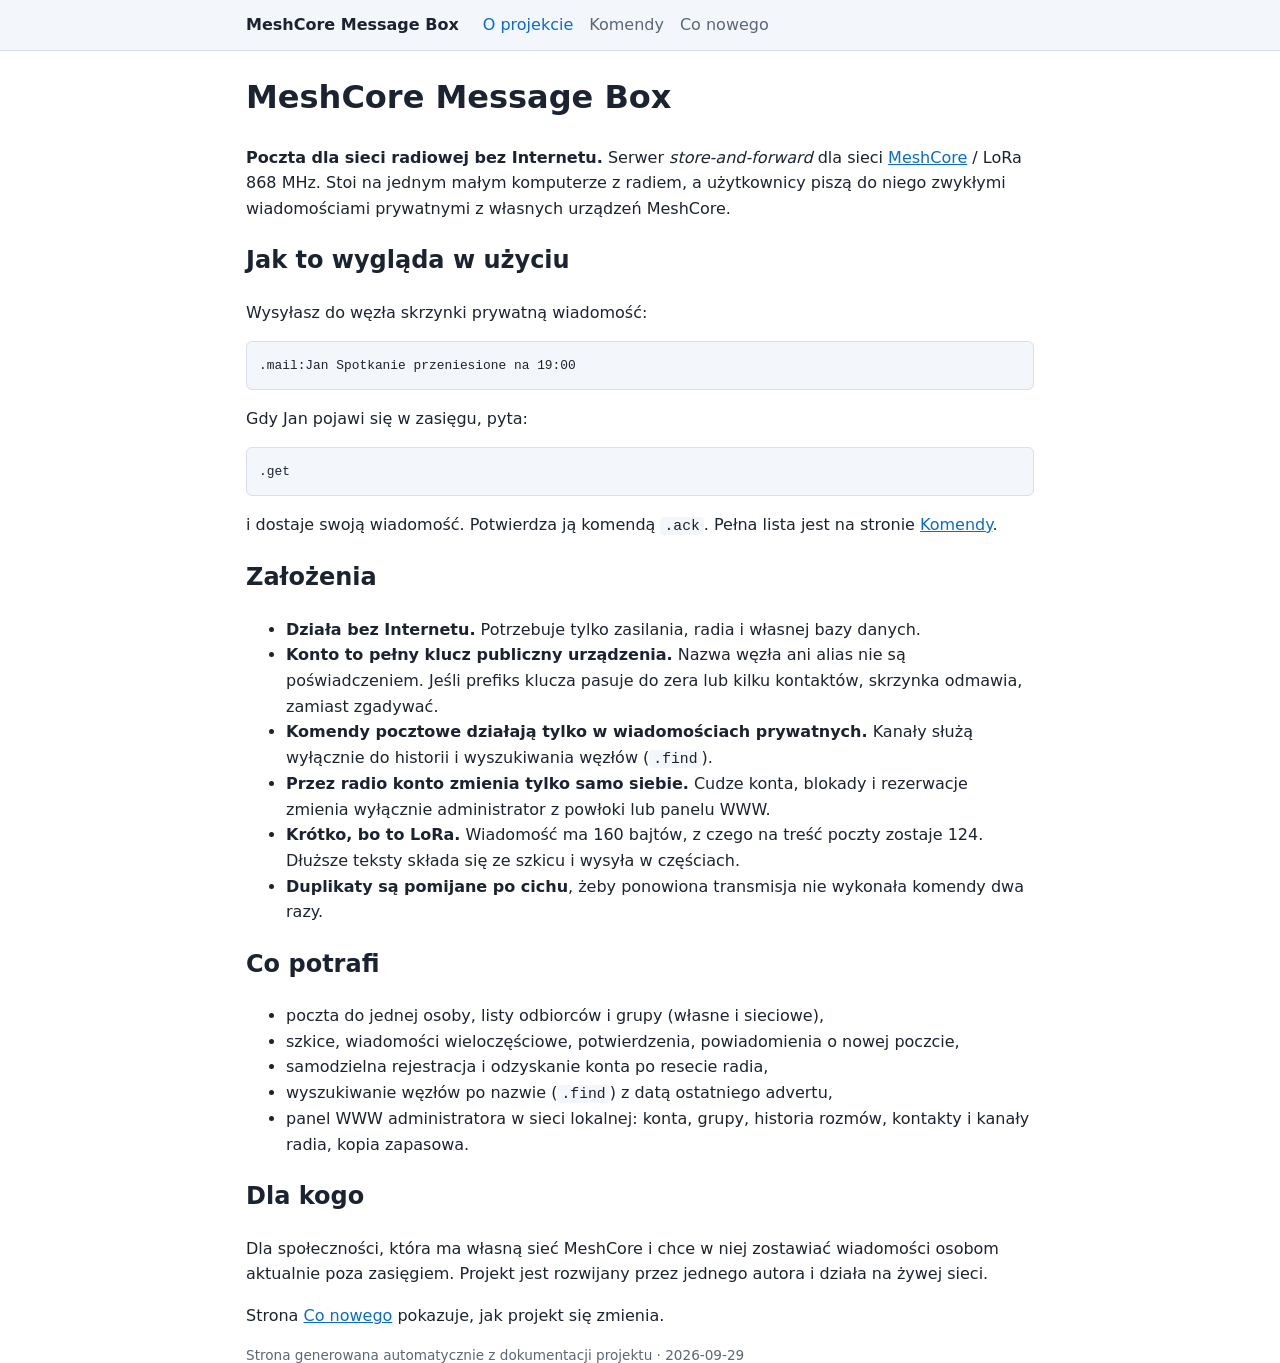
<file: docs/index.html>
<!doctype html>
<html lang="pl"><head><meta charset="utf-8">
<meta name="viewport" content="width=device-width,initial-scale=1">
<title>O projekcie — MeshCore Message Box</title>
<link rel="stylesheet" href="style.css"></head>
<body><header><div class="wrap"><a class="brand" href="index.html">MeshCore Message Box</a>
<nav><a href="index.html" class=on>O projekcie</a><a href="komendy.html">Komendy</a><a href="zmiany.html">Co nowego</a></nav></div></header>
<main class="wrap"><h1>MeshCore Message Box</h1>
<p><strong>Poczta dla sieci radiowej bez Internetu.</strong> Serwer <em>store-and-forward</em> dla sieci
<a href="https://meshcore.io">MeshCore</a> / LoRa 868 MHz. Stoi na jednym małym komputerze z radiem, a użytkownicy
piszą do niego zwykłymi wiadomościami prywatnymi z własnych urządzeń MeshCore.</p>

<h2>Jak to wygląda w użyciu</h2>
<p>Wysyłasz do węzła skrzynki prywatną wiadomość:</p>
<pre><code>.mail:Jan Spotkanie przeniesione na 19:00</code></pre>
<p>Gdy Jan pojawi się w zasięgu, pyta:</p>
<pre><code>.get</code></pre>
<p>i dostaje swoją wiadomość. Potwierdza ją komendą <code>.ack</code>. Pełna lista jest na stronie
<a href="komendy.html">Komendy</a>.</p>

<h2>Założenia</h2>
<ul>
<li><strong>Działa bez Internetu.</strong> Potrzebuje tylko zasilania, radia i własnej bazy danych.</li>
<li><strong>Konto to pełny klucz publiczny urządzenia.</strong> Nazwa węzła ani alias nie są poświadczeniem.
Jeśli prefiks klucza pasuje do zera lub kilku kontaktów, skrzynka odmawia, zamiast zgadywać.</li>
<li><strong>Komendy pocztowe działają tylko w wiadomościach prywatnych.</strong> Kanały służą wyłącznie do
historii i wyszukiwania węzłów (<code>.find</code>).</li>
<li><strong>Przez radio konto zmienia tylko samo siebie.</strong> Cudze konta, blokady i rezerwacje
zmienia wyłącznie administrator z powłoki lub panelu WWW.</li>
<li><strong>Krótko, bo to LoRa.</strong> Wiadomość ma 160 bajtów, z czego na treść poczty zostaje 124.
Dłuższe teksty składa się ze szkicu i wysyła w częściach.</li>
<li><strong>Duplikaty są pomijane po cichu</strong>, żeby ponowiona transmisja nie wykonała komendy dwa razy.</li>
</ul>

<h2>Co potrafi</h2>
<ul>
<li>poczta do jednej osoby, listy odbiorców i grupy (własne i sieciowe),</li>
<li>szkice, wiadomości wieloczęściowe, potwierdzenia, powiadomienia o nowej poczcie,</li>
<li>samodzielna rejestracja i odzyskanie konta po resecie radia,</li>
<li>wyszukiwanie węzłów po nazwie (<code>.find</code>) z datą ostatniego advertu,</li>
<li>panel WWW administratora w sieci lokalnej: konta, grupy, historia rozmów, kontakty i kanały radia, kopia zapasowa.</li>
</ul>

<h2>Dla kogo</h2>
<p>Dla społeczności, która ma własną sieć MeshCore i chce w niej zostawiać wiadomości osobom
aktualnie poza zasięgiem. Projekt jest rozwijany przez jednego autora i działa na żywej sieci.</p>

<p>Strona <a href="zmiany.html">Co nowego</a> pokazuje, jak projekt się zmienia.</p>
</main>
<footer class="wrap">Strona generowana automatycznie z dokumentacji projektu · 2026-09-29</footer>
</body></html>
</file>
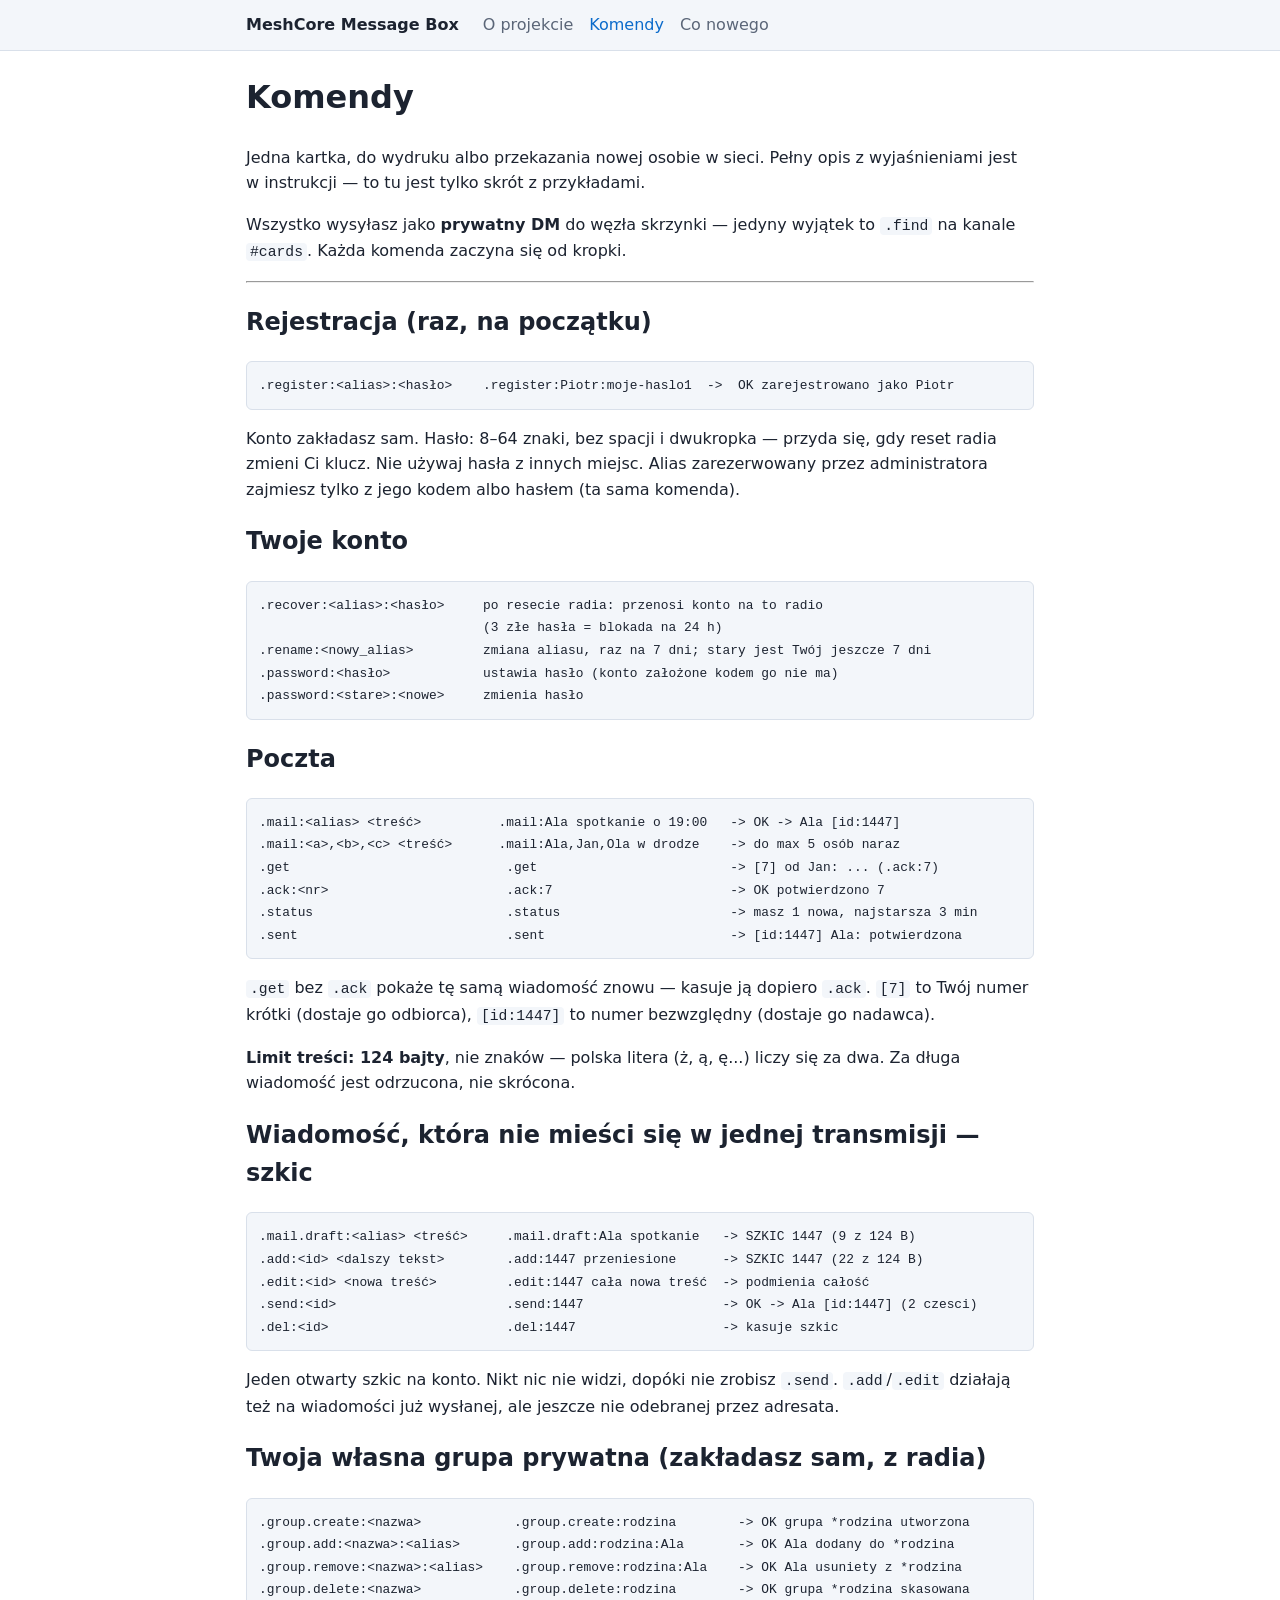
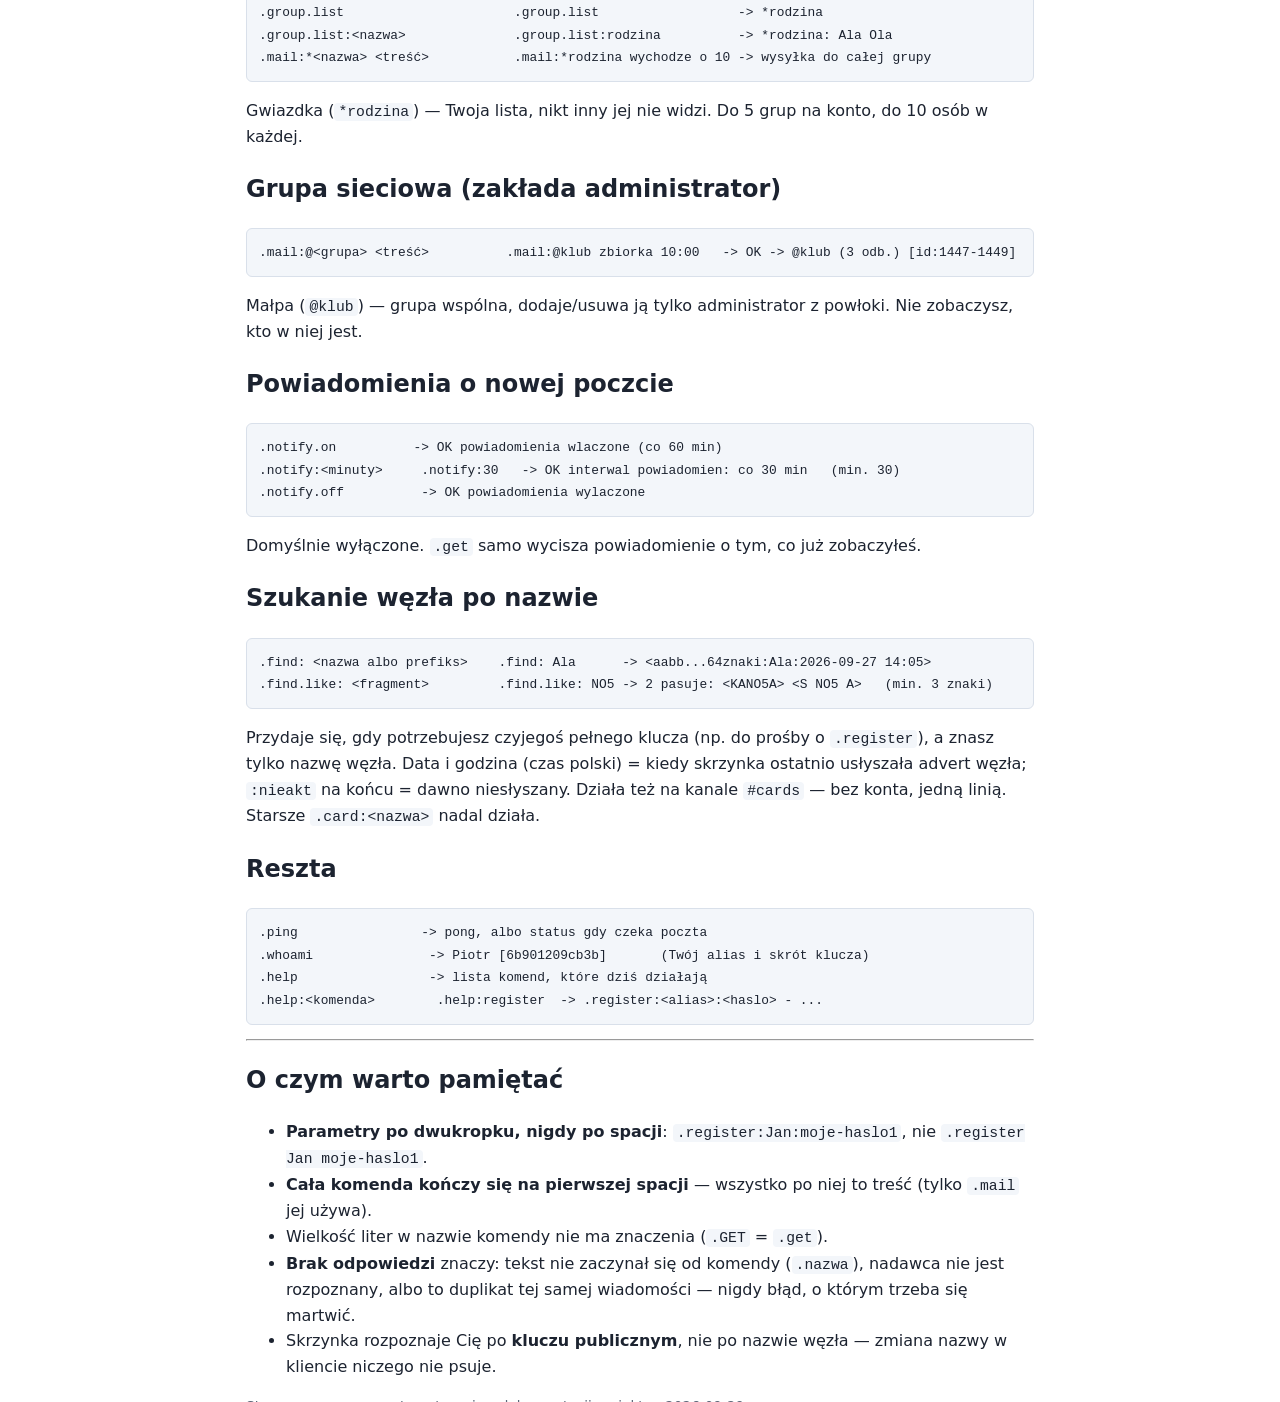
<file: docs/komendy.html>
<!doctype html>
<html lang="pl"><head><meta charset="utf-8">
<meta name="viewport" content="width=device-width,initial-scale=1">
<title>Komendy — MeshCore Message Box</title>
<link rel="stylesheet" href="style.css"></head>
<body><header><div class="wrap"><a class="brand" href="index.html">MeshCore Message Box</a>
<nav><a href="index.html">O projekcie</a><a href="komendy.html" class=on>Komendy</a><a href="zmiany.html">Co nowego</a></nav></div></header>
<main class="wrap"><h1>Komendy</h1><p>Jedna kartka, do wydruku albo przekazania nowej osobie w sieci. Pełny opis
z wyjaśnieniami jest w instrukcji — to tu jest tylko
skrót z przykładami.</p>
<p>Wszystko wysyłasz jako <strong>prywatny DM</strong> do węzła skrzynki — jedyny wyjątek to
<code>.find</code> na kanale <code>#cards</code>. Każda komenda zaczyna się od kropki.</p>
<hr />
<h2>Rejestracja (raz, na początku)</h2>
<pre><code>.register:&lt;alias&gt;:&lt;hasło&gt;    .register:Piotr:moje-haslo1  -&gt;  OK zarejestrowano jako Piotr
</code></pre>
<p>Konto zakładasz sam. Hasło: 8–64 znaki, bez spacji i dwukropka — przyda się,
gdy reset radia zmieni Ci klucz. Nie używaj hasła z innych miejsc. Alias
zarezerwowany przez administratora zajmiesz tylko z jego kodem albo hasłem
(ta sama komenda).</p>
<h2>Twoje konto</h2>
<pre><code>.recover:&lt;alias&gt;:&lt;hasło&gt;     po resecie radia: przenosi konto na to radio
                             (3 złe hasła = blokada na 24 h)
.rename:&lt;nowy_alias&gt;         zmiana aliasu, raz na 7 dni; stary jest Twój jeszcze 7 dni
.password:&lt;hasło&gt;            ustawia hasło (konto założone kodem go nie ma)
.password:&lt;stare&gt;:&lt;nowe&gt;     zmienia hasło
</code></pre>
<h2>Poczta</h2>
<pre><code>.mail:&lt;alias&gt; &lt;treść&gt;          .mail:Ala spotkanie o 19:00   -&gt; OK -&gt; Ala [id:1447]
.mail:&lt;a&gt;,&lt;b&gt;,&lt;c&gt; &lt;treść&gt;      .mail:Ala,Jan,Ola w drodze    -&gt; do max 5 osób naraz
.get                            .get                         -&gt; [7] od Jan: ... (.ack:7)
.ack:&lt;nr&gt;                       .ack:7                       -&gt; OK potwierdzono 7
.status                         .status                      -&gt; masz 1 nowa, najstarsza 3 min
.sent                           .sent                        -&gt; [id:1447] Ala: potwierdzona
</code></pre>
<p><code>.get</code> bez <code>.ack</code> pokaże tę samą wiadomość znowu — kasuje ją dopiero <code>.ack</code>.
<code>[7]</code> to Twój numer krótki (dostaje go odbiorca), <code>[id:1447]</code> to numer
bezwzględny (dostaje go nadawca).</p>
<p><strong>Limit treści: 124 bajty</strong>, nie znaków — polska litera (ż, ą, ę...) liczy
się za dwa. Za długa wiadomość jest odrzucona, nie skrócona.</p>
<h2>Wiadomość, która nie mieści się w jednej transmisji — szkic</h2>
<pre><code>.mail.draft:&lt;alias&gt; &lt;treść&gt;     .mail.draft:Ala spotkanie   -&gt; SZKIC 1447 (9 z 124 B)
.add:&lt;id&gt; &lt;dalszy tekst&gt;        .add:1447 przeniesione      -&gt; SZKIC 1447 (22 z 124 B)
.edit:&lt;id&gt; &lt;nowa treść&gt;         .edit:1447 cała nowa treść  -&gt; podmienia całość
.send:&lt;id&gt;                      .send:1447                  -&gt; OK -&gt; Ala [id:1447] (2 czesci)
.del:&lt;id&gt;                       .del:1447                   -&gt; kasuje szkic
</code></pre>
<p>Jeden otwarty szkic na konto. Nikt nic nie widzi, dopóki nie zrobisz
<code>.send</code>. <code>.add</code>/<code>.edit</code> działają też na wiadomości już wysłanej, ale
jeszcze nie odebranej przez adresata.</p>
<h2>Twoja własna grupa prywatna (zakładasz sam, z radia)</h2>
<pre><code>.group.create:&lt;nazwa&gt;            .group.create:rodzina        -&gt; OK grupa *rodzina utworzona
.group.add:&lt;nazwa&gt;:&lt;alias&gt;       .group.add:rodzina:Ala       -&gt; OK Ala dodany do *rodzina
.group.remove:&lt;nazwa&gt;:&lt;alias&gt;    .group.remove:rodzina:Ala    -&gt; OK Ala usuniety z *rodzina
.group.delete:&lt;nazwa&gt;            .group.delete:rodzina        -&gt; OK grupa *rodzina skasowana
.group.list                      .group.list                  -&gt; *rodzina
.group.list:&lt;nazwa&gt;              .group.list:rodzina          -&gt; *rodzina: Ala Ola
.mail:*&lt;nazwa&gt; &lt;treść&gt;           .mail:*rodzina wychodze o 10 -&gt; wysyłka do całej grupy
</code></pre>
<p>Gwiazdka (<code>*rodzina</code>) — Twoja lista, nikt inny jej nie widzi. Do 5 grup na
konto, do 10 osób w każdej.</p>
<h2>Grupa sieciowa (zakłada administrator)</h2>
<pre><code>.mail:@&lt;grupa&gt; &lt;treść&gt;          .mail:@klub zbiorka 10:00   -&gt; OK -&gt; @klub (3 odb.) [id:1447-1449]
</code></pre>
<p>Małpa (<code>@klub</code>) — grupa wspólna, dodaje/usuwa ją tylko administrator z
powłoki. Nie zobaczysz, kto w niej jest.</p>
<h2>Powiadomienia o nowej poczcie</h2>
<pre><code>.notify.on          -&gt; OK powiadomienia wlaczone (co 60 min)
.notify:&lt;minuty&gt;     .notify:30   -&gt; OK interwal powiadomien: co 30 min   (min. 30)
.notify.off          -&gt; OK powiadomienia wylaczone
</code></pre>
<p>Domyślnie wyłączone. <code>.get</code> samo wycisza powiadomienie o tym, co już
zobaczyłeś.</p>
<h2>Szukanie węzła po nazwie</h2>
<pre><code>.find: &lt;nazwa albo prefiks&gt;    .find: Ala      -&gt; &lt;aabb...64znaki:Ala:2026-09-27 14:05&gt;
.find.like: &lt;fragment&gt;         .find.like: NO5 -&gt; 2 pasuje: &lt;KANO5A&gt; &lt;S NO5 A&gt;   (min. 3 znaki)
</code></pre>
<p>Przydaje się, gdy potrzebujesz czyjegoś pełnego klucza (np. do prośby o
<code>.register</code>), a znasz tylko nazwę węzła. Data i godzina (czas polski) = kiedy skrzynka
ostatnio usłyszała advert węzła; <code>:nieakt</code> na końcu = dawno niesłyszany. Działa też na kanale <code>#cards</code> — bez konta, jedną linią. Starsze
<code>.card:&lt;nazwa&gt;</code> nadal działa.</p>
<h2>Reszta</h2>
<pre><code>.ping                -&gt; pong, albo status gdy czeka poczta
.whoami               -&gt; Piotr [6b901209cb3b]       (Twój alias i skrót klucza)
.help                 -&gt; lista komend, które dziś działają
.help:&lt;komenda&gt;        .help:register  -&gt; .register:&lt;alias&gt;:&lt;haslo&gt; - ...
</code></pre>
<hr />
<h2>O czym warto pamiętać</h2>
<ul>
<li><strong>Parametry po dwukropku, nigdy po spacji</strong>: <code>.register:Jan:moje-haslo1</code>,
  nie <code>.register Jan moje-haslo1</code>.</li>
<li><strong>Cała komenda kończy się na pierwszej spacji</strong> — wszystko po niej to
  treść (tylko <code>.mail</code> jej używa).</li>
<li>Wielkość liter w nazwie komendy nie ma znaczenia (<code>.GET</code> = <code>.get</code>).</li>
<li><strong>Brak odpowiedzi</strong> znaczy: tekst nie zaczynał się od komendy (<code>.nazwa</code>), nadawca nie
  jest rozpoznany, albo to duplikat tej samej wiadomości — nigdy błąd, o
  którym trzeba się martwić.</li>
<li>Skrzynka rozpoznaje Cię po <strong>kluczu publicznym</strong>, nie po nazwie węzła —
  zmiana nazwy w kliencie niczego nie psuje.</li>
</ul></main>
<footer class="wrap">Strona generowana automatycznie z dokumentacji projektu · 2026-09-29</footer>
</body></html>
</file>
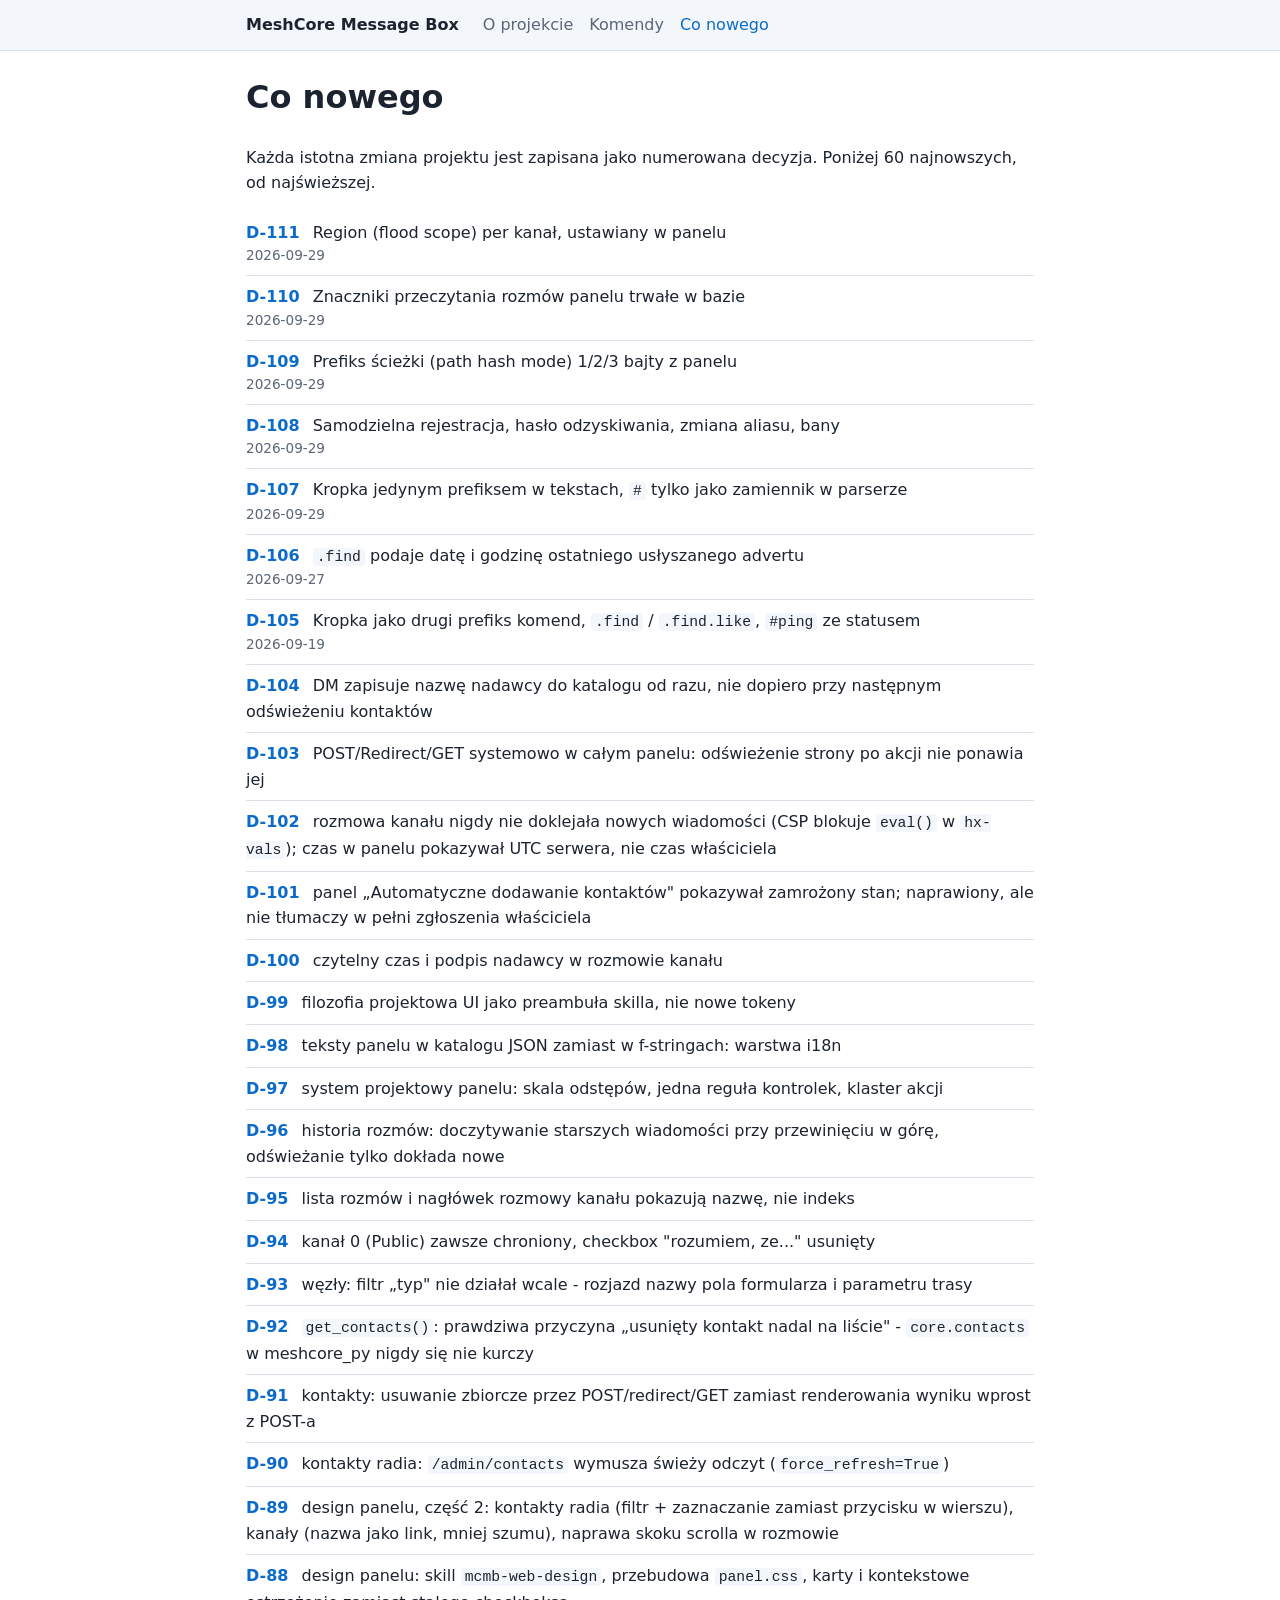
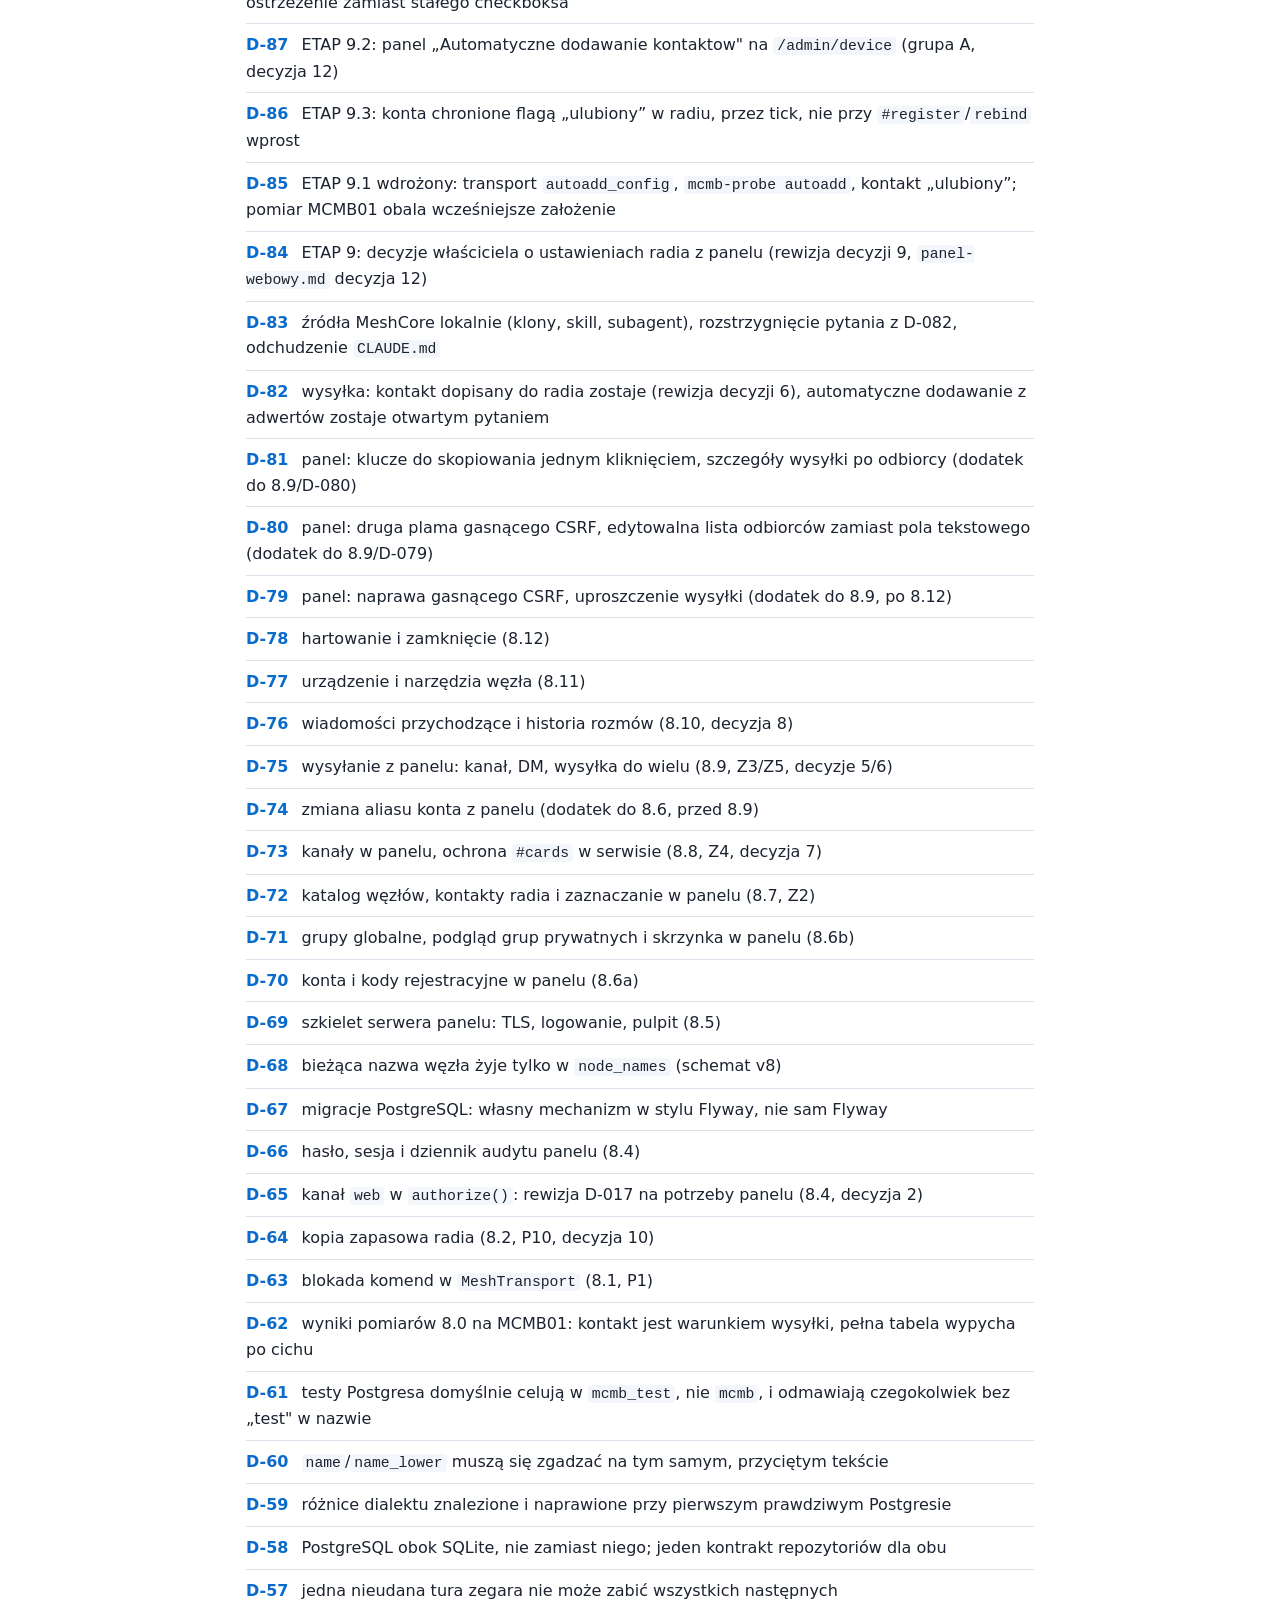
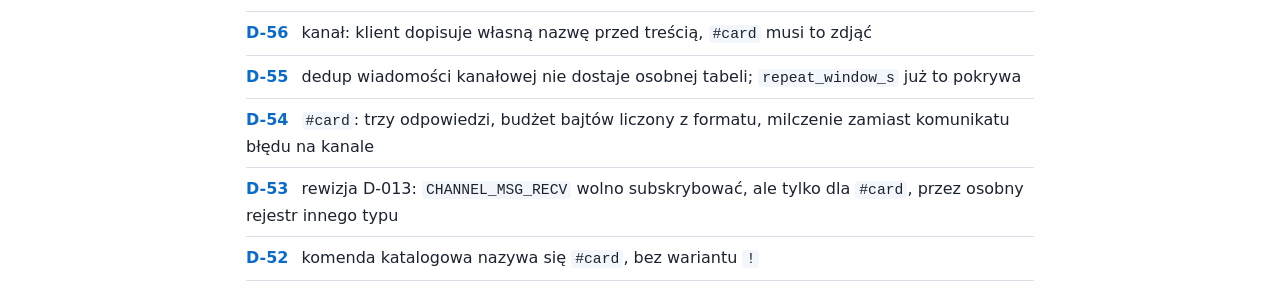
<file: docs/zmiany.html>
<!doctype html>
<html lang="pl"><head><meta charset="utf-8">
<meta name="viewport" content="width=device-width,initial-scale=1">
<title>Co nowego — MeshCore Message Box</title>
<link rel="stylesheet" href="style.css"></head>
<body><header><div class="wrap"><a class="brand" href="index.html">MeshCore Message Box</a>
<nav><a href="index.html">O projekcie</a><a href="komendy.html">Komendy</a><a href="zmiany.html" class=on>Co nowego</a></nav></div></header>
<main class="wrap"><h1>Co nowego</h1><p>Każda istotna zmiana projektu jest zapisana jako numerowana decyzja. Poniżej 60 najnowszych, od najświeższej.</p><ul class=log><li><span class="d">D-111</span> Region (flood scope) per kanał, ustawiany w panelu<span class="date">2026-09-29</span></li><li><span class="d">D-110</span> Znaczniki przeczytania rozmów panelu trwałe w bazie<span class="date">2026-09-29</span></li><li><span class="d">D-109</span> Prefiks ścieżki (path hash mode) 1/2/3 bajty z panelu<span class="date">2026-09-29</span></li><li><span class="d">D-108</span> Samodzielna rejestracja, hasło odzyskiwania, zmiana aliasu, bany<span class="date">2026-09-29</span></li><li><span class="d">D-107</span> Kropka jedynym prefiksem w tekstach, <code>#</code> tylko jako zamiennik w parserze<span class="date">2026-09-29</span></li><li><span class="d">D-106</span> <code>.find</code> podaje datę i godzinę ostatniego usłyszanego advertu<span class="date">2026-09-27</span></li><li><span class="d">D-105</span> Kropka jako drugi prefiks komend, <code>.find</code> / <code>.find.like</code>, <code>#ping</code> ze statusem<span class="date">2026-09-19</span></li><li><span class="d">D-104</span> DM zapisuje nazwę nadawcy do katalogu od razu, nie dopiero przy następnym odświeżeniu kontaktów<span class="date"></span></li><li><span class="d">D-103</span> POST/Redirect/GET systemowo w całym panelu: odświeżenie strony po akcji nie ponawia jej<span class="date"></span></li><li><span class="d">D-102</span> rozmowa kanału nigdy nie doklejała nowych wiadomości (CSP blokuje <code>eval()</code> w <code>hx-vals</code>); czas w panelu pokazywał UTC serwera, nie czas właściciela<span class="date"></span></li><li><span class="d">D-101</span> panel „Automatyczne dodawanie kontaktów" pokazywał zamrożony stan; naprawiony, ale nie tłumaczy w pełni zgłoszenia właściciela<span class="date"></span></li><li><span class="d">D-100</span> czytelny czas i podpis nadawcy w rozmowie kanału<span class="date"></span></li><li><span class="d">D-99</span> filozofia projektowa UI jako preambuła skilla, nie nowe tokeny<span class="date"></span></li><li><span class="d">D-98</span> teksty panelu w katalogu JSON zamiast w f-stringach: warstwa i18n<span class="date"></span></li><li><span class="d">D-97</span> system projektowy panelu: skala odstępów, jedna reguła kontrolek, klaster akcji<span class="date"></span></li><li><span class="d">D-96</span> historia rozmów: doczytywanie starszych wiadomości przy przewinięciu w górę, odświeżanie tylko dokłada nowe<span class="date"></span></li><li><span class="d">D-95</span> lista rozmów i nagłówek rozmowy kanału pokazują nazwę, nie indeks<span class="date"></span></li><li><span class="d">D-94</span> kanał 0 (Public) zawsze chroniony, checkbox "rozumiem, ze..." usunięty<span class="date"></span></li><li><span class="d">D-93</span> węzły: filtr „typ" nie działał wcale - rozjazd nazwy pola formularza i parametru trasy<span class="date"></span></li><li><span class="d">D-92</span> <code>get_contacts()</code>: prawdziwa przyczyna „usunięty kontakt nadal na liście" - <code>core.contacts</code> w meshcore_py nigdy się nie kurczy<span class="date"></span></li><li><span class="d">D-91</span> kontakty: usuwanie zbiorcze przez POST/redirect/GET zamiast renderowania wyniku wprost z POST-a<span class="date"></span></li><li><span class="d">D-90</span> kontakty radia: <code>/admin/contacts</code> wymusza świeży odczyt (<code>force_refresh=True</code>)<span class="date"></span></li><li><span class="d">D-89</span> design panelu, część 2: kontakty radia (filtr + zaznaczanie zamiast przycisku w wierszu), kanały (nazwa jako link, mniej szumu), naprawa skoku scrolla w rozmowie<span class="date"></span></li><li><span class="d">D-88</span> design panelu: skill <code>mcmb-web-design</code>, przebudowa <code>panel.css</code>, karty i kontekstowe ostrzeżenie zamiast stałego checkboksa<span class="date"></span></li><li><span class="d">D-87</span> ETAP 9.2: panel „Automatyczne dodawanie kontaktow" na <code>/admin/device</code> (grupa A, decyzja 12)<span class="date"></span></li><li><span class="d">D-86</span> ETAP 9.3: konta chronione flagą „ulubiony” w radiu, przez tick, nie przy <code>#register</code>/<code>rebind</code> wprost<span class="date"></span></li><li><span class="d">D-85</span> ETAP 9.1 wdrożony: transport <code>autoadd_config</code>, <code>mcmb-probe autoadd</code>, kontakt „ulubiony”; pomiar MCMB01 obala wcześniejsze założenie<span class="date"></span></li><li><span class="d">D-84</span> ETAP 9: decyzje właściciela o ustawieniach radia z panelu (rewizja decyzji 9, <code>panel-webowy.md</code> decyzja 12)<span class="date"></span></li><li><span class="d">D-83</span> źródła MeshCore lokalnie (klony, skill, subagent), rozstrzygnięcie pytania z D-082, odchudzenie <code>CLAUDE.md</code><span class="date"></span></li><li><span class="d">D-82</span> wysyłka: kontakt dopisany do radia zostaje (rewizja decyzji 6), automatyczne dodawanie z adwertów zostaje otwartym pytaniem<span class="date"></span></li><li><span class="d">D-81</span> panel: klucze do skopiowania jednym kliknięciem, szczegóły wysyłki po odbiorcy (dodatek do 8.9/D-080)<span class="date"></span></li><li><span class="d">D-80</span> panel: druga plama gasnącego CSRF, edytowalna lista odbiorców zamiast pola tekstowego (dodatek do 8.9/D-079)<span class="date"></span></li><li><span class="d">D-79</span> panel: naprawa gasnącego CSRF, uproszczenie wysyłki (dodatek do 8.9, po 8.12)<span class="date"></span></li><li><span class="d">D-78</span> hartowanie i zamknięcie (8.12)<span class="date"></span></li><li><span class="d">D-77</span> urządzenie i narzędzia węzła (8.11)<span class="date"></span></li><li><span class="d">D-76</span> wiadomości przychodzące i historia rozmów (8.10, decyzja 8)<span class="date"></span></li><li><span class="d">D-75</span> wysyłanie z panelu: kanał, DM, wysyłka do wielu (8.9, Z3/Z5, decyzje 5/6)<span class="date"></span></li><li><span class="d">D-74</span> zmiana aliasu konta z panelu (dodatek do 8.6, przed 8.9)<span class="date"></span></li><li><span class="d">D-73</span> kanały w panelu, ochrona <code>#cards</code> w serwisie (8.8, Z4, decyzja 7)<span class="date"></span></li><li><span class="d">D-72</span> katalog węzłów, kontakty radia i zaznaczanie w panelu (8.7, Z2)<span class="date"></span></li><li><span class="d">D-71</span> grupy globalne, podgląd grup prywatnych i skrzynka w panelu (8.6b)<span class="date"></span></li><li><span class="d">D-70</span> konta i kody rejestracyjne w panelu (8.6a)<span class="date"></span></li><li><span class="d">D-69</span> szkielet serwera panelu: TLS, logowanie, pulpit (8.5)<span class="date"></span></li><li><span class="d">D-68</span> bieżąca nazwa węzła żyje tylko w <code>node_names</code> (schemat v8)<span class="date"></span></li><li><span class="d">D-67</span> migracje PostgreSQL: własny mechanizm w stylu Flyway, nie sam Flyway<span class="date"></span></li><li><span class="d">D-66</span> hasło, sesja i dziennik audytu panelu (8.4)<span class="date"></span></li><li><span class="d">D-65</span> kanał <code>web</code> w <code>authorize()</code>: rewizja D-017 na potrzeby panelu (8.4, decyzja 2)<span class="date"></span></li><li><span class="d">D-64</span> kopia zapasowa radia (8.2, P10, decyzja 10)<span class="date"></span></li><li><span class="d">D-63</span> blokada komend w <code>MeshTransport</code> (8.1, P1)<span class="date"></span></li><li><span class="d">D-62</span> wyniki pomiarów 8.0 na MCMB01: kontakt jest warunkiem wysyłki, pełna tabela wypycha po cichu<span class="date"></span></li><li><span class="d">D-61</span> testy Postgresa domyślnie celują w <code>mcmb_test</code>, nie <code>mcmb</code>, i odmawiają czegokolwiek bez „test" w nazwie<span class="date"></span></li><li><span class="d">D-60</span> <code>name</code>/<code>name_lower</code> muszą się zgadzać na tym samym, przyciętym tekście<span class="date"></span></li><li><span class="d">D-59</span> różnice dialektu znalezione i naprawione przy pierwszym prawdziwym Postgresie<span class="date"></span></li><li><span class="d">D-58</span> PostgreSQL obok SQLite, nie zamiast niego; jeden kontrakt repozytoriów dla obu<span class="date"></span></li><li><span class="d">D-57</span> jedna nieudana tura zegara nie może zabić wszystkich następnych<span class="date"></span></li><li><span class="d">D-56</span> kanał: klient dopisuje własną nazwę przed treścią, <code>#card</code> musi to zdjąć<span class="date"></span></li><li><span class="d">D-55</span> dedup wiadomości kanałowej nie dostaje osobnej tabeli; <code>repeat_window_s</code> już to pokrywa<span class="date"></span></li><li><span class="d">D-54</span> <code>#card</code>: trzy odpowiedzi, budżet bajtów liczony z formatu, milczenie zamiast komunikatu błędu na kanale<span class="date"></span></li><li><span class="d">D-53</span> rewizja D-013: <code>CHANNEL_MSG_RECV</code> wolno subskrybować, ale tylko dla <code>#card</code>, przez osobny rejestr innego typu<span class="date"></span></li><li><span class="d">D-52</span> komenda katalogowa nazywa się <code>#card</code>, bez wariantu <code>!</code><span class="date"></span></li></ul></main>
<footer class="wrap">Strona generowana automatycznie z dokumentacji projektu · 2026-09-29</footer>
</body></html>
</file>
<file: docs/style.css>
:root{--bg:#fff;--fg:#1c2330;--mut:#5b6678;--acc:#0b6bcb;--card:#f3f6fa;--bd:#d9e0ea}
@media(prefers-color-scheme:dark){:root{--bg:#0f141b;--fg:#e4e9f0;--mut:#9aa6b8;--acc:#6db3ff;--card:#18202b;--bd:#2a3545}}
*{box-sizing:border-box}
body{margin:0;background:var(--bg);color:var(--fg);font:16px/1.6 system-ui,-apple-system,Segoe UI,sans-serif}
.wrap{max-width:820px;margin:0 auto;padding:0 16px}
header{border-bottom:1px solid var(--bd);background:var(--card)}
header .wrap{display:flex;flex-wrap:wrap;gap:8px 24px;align-items:center;padding:12px 16px}
.brand{font-weight:700;color:var(--fg);text-decoration:none}
nav a{margin-right:16px;color:var(--mut);text-decoration:none}
nav a.on,nav a:hover{color:var(--acc)}
main{padding-top:16px;padding-bottom:32px}
a{color:var(--acc)}
pre{background:var(--card);border:1px solid var(--bd);border-radius:6px;padding:12px;overflow-x:auto;font-size:14px}
code{background:var(--card);padding:1px 4px;border-radius:4px;font-size:.92em}
pre code{background:none;padding:0}
table{border-collapse:collapse;width:100%;display:block;overflow-x:auto}
th,td{border:1px solid var(--bd);padding:6px 10px;text-align:left}
.log{list-style:none;padding:0}
.log li{padding:8px 0;border-bottom:1px solid var(--bd)}
.d{font-weight:700;color:var(--acc);margin-right:8px}
.date{display:block;color:var(--mut);font-size:.85em}
footer{color:var(--mut);font-size:.85em;padding-bottom:32px}
</file>
